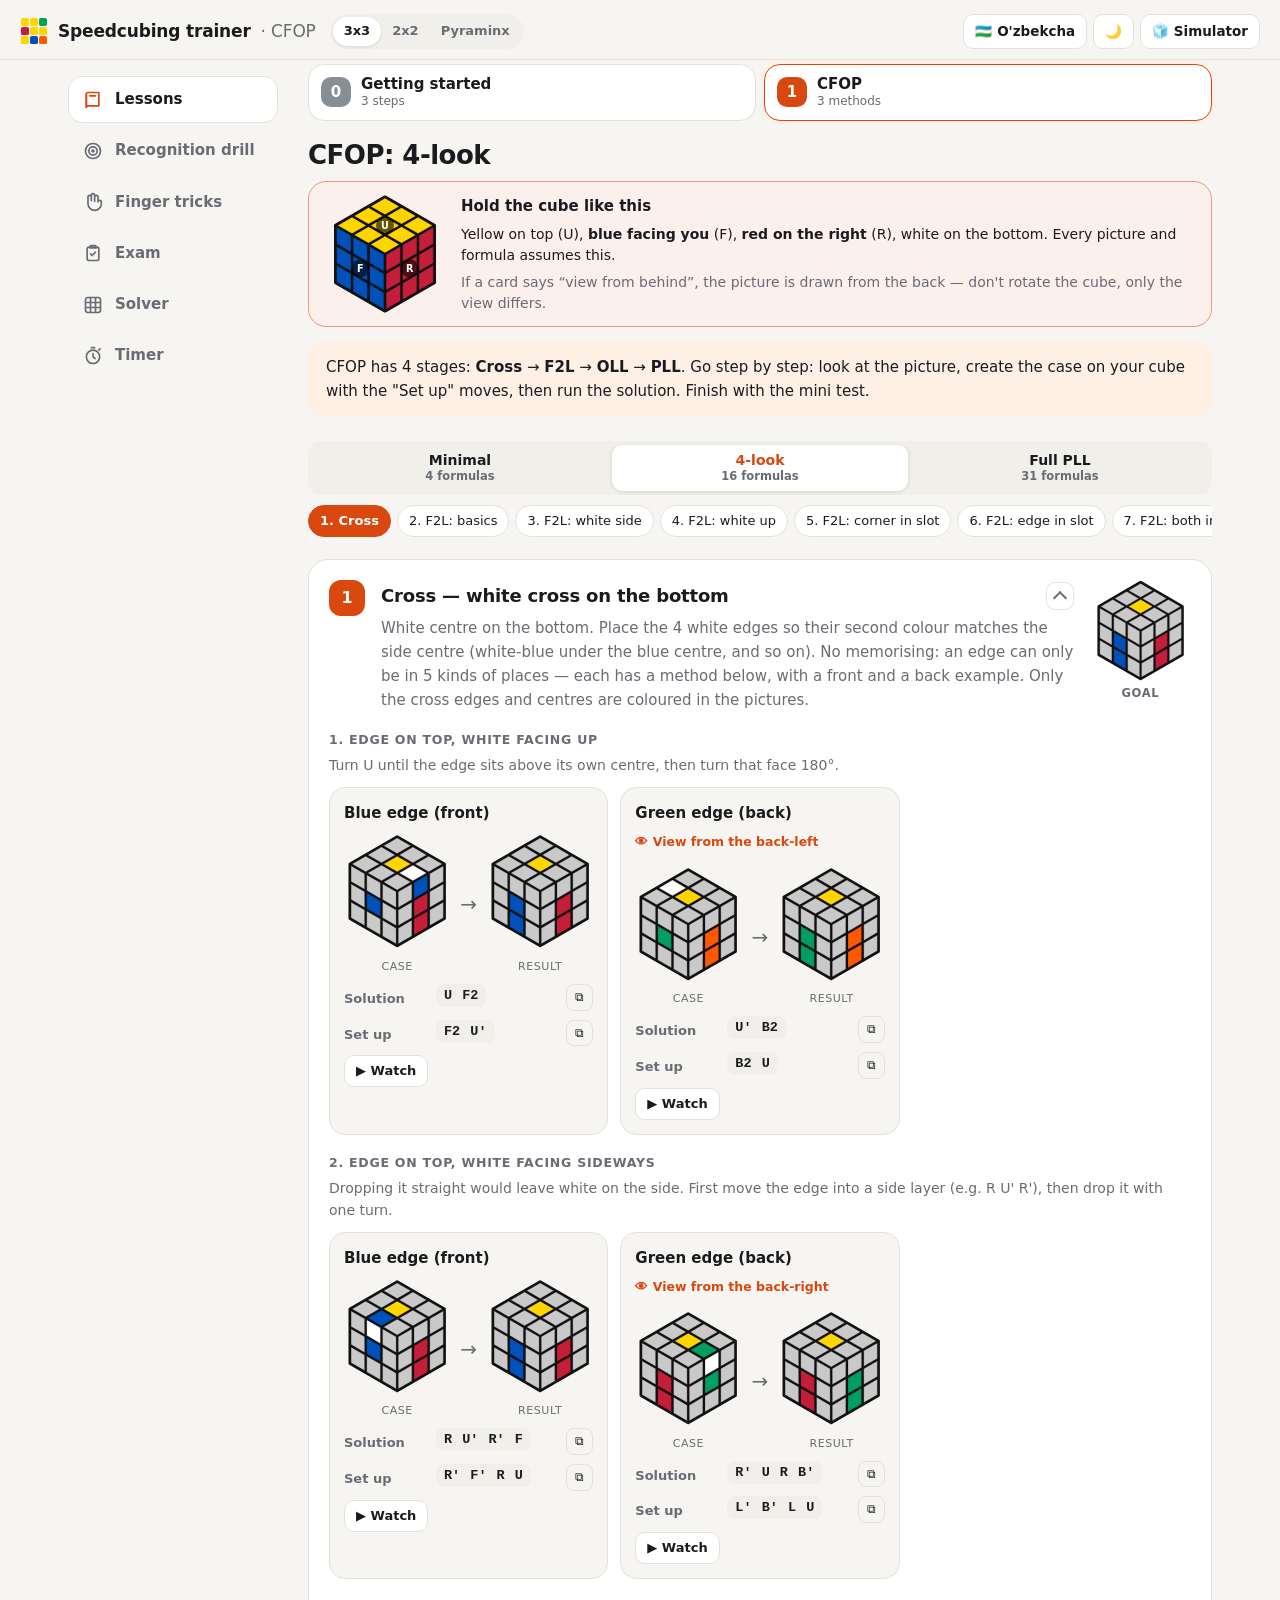
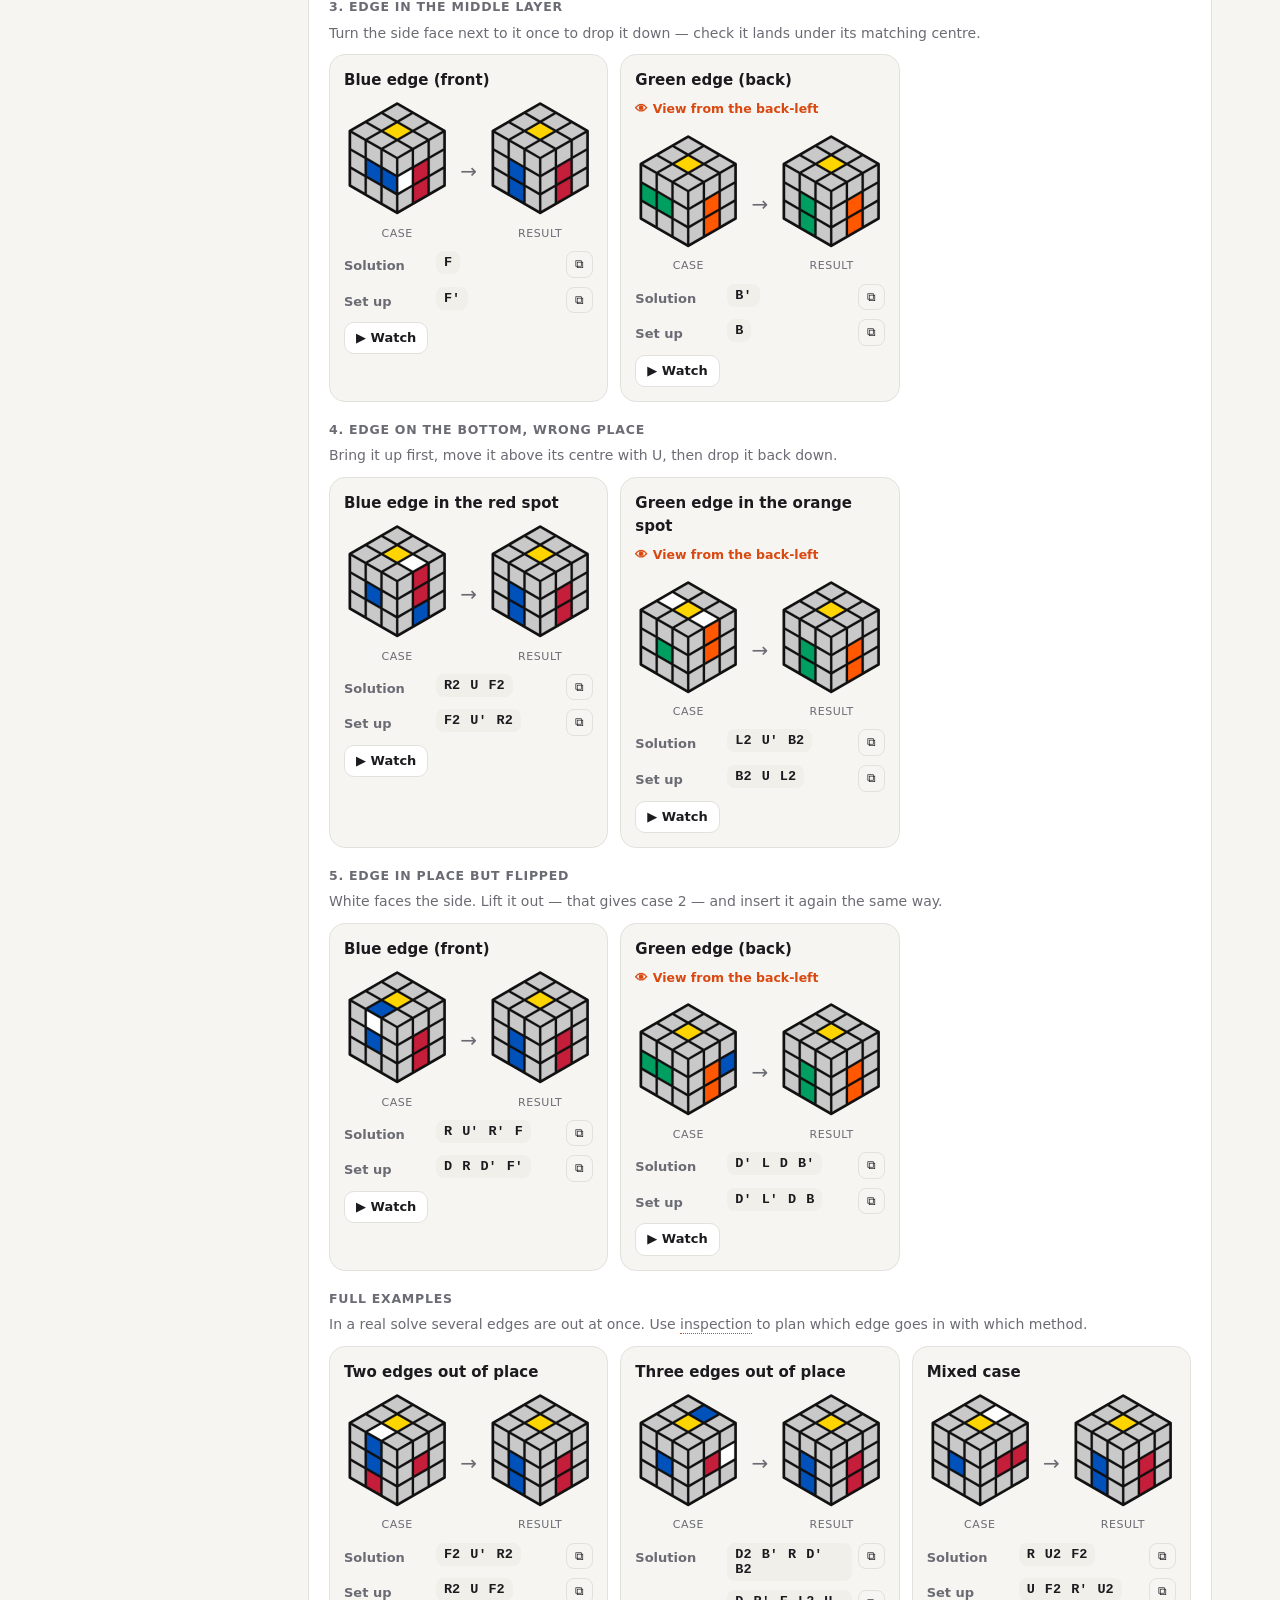
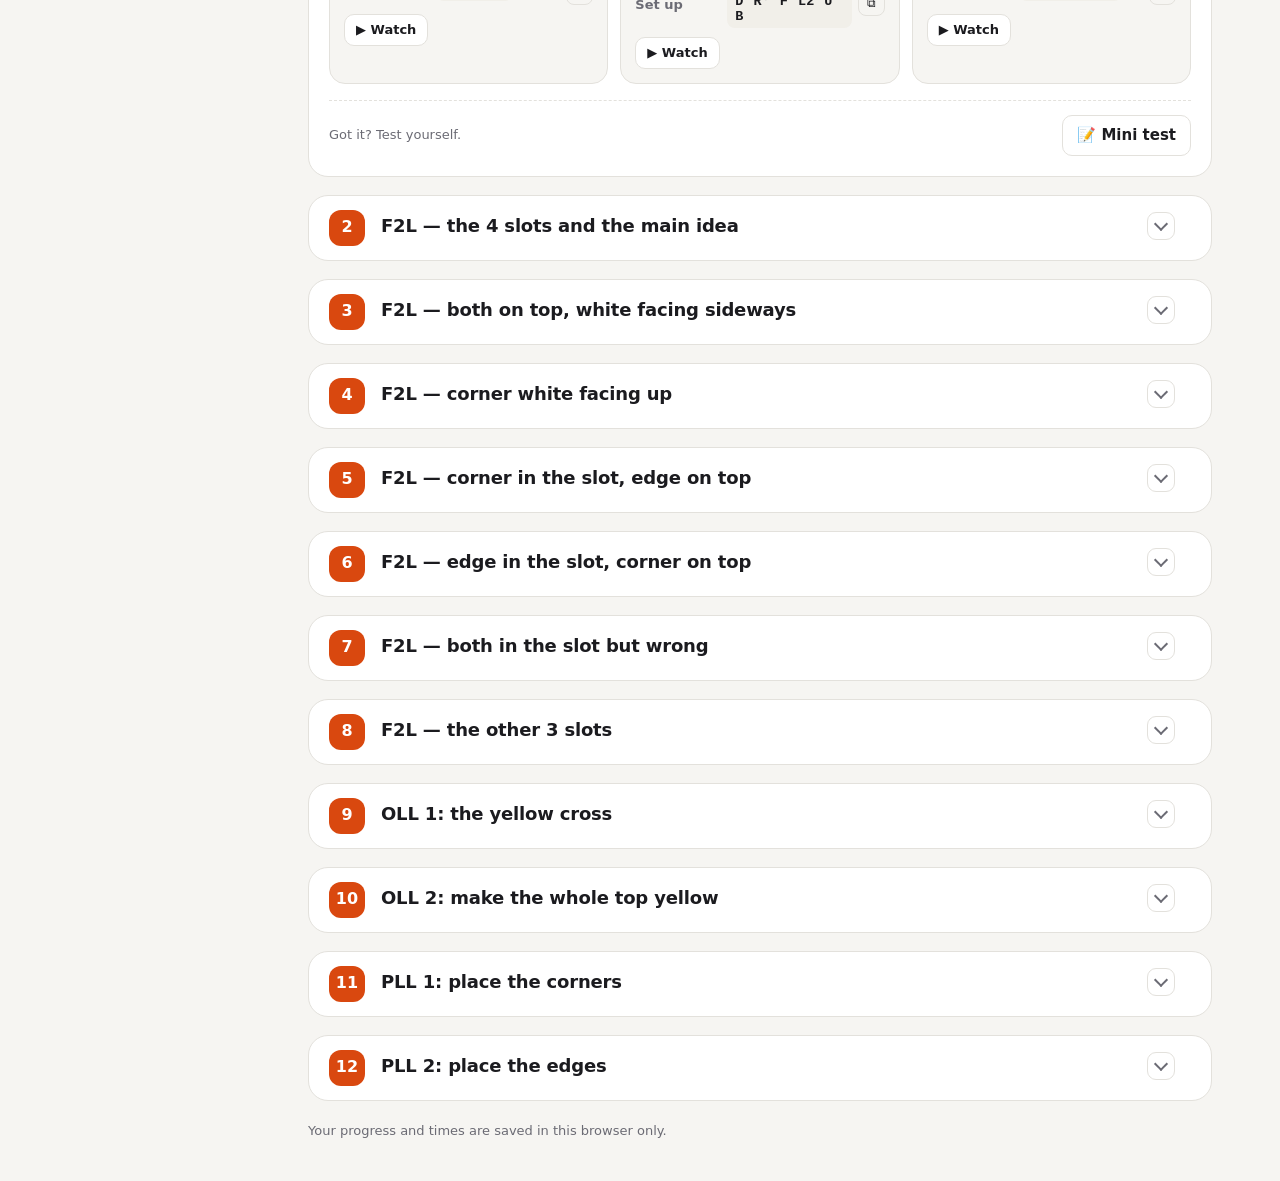
<file: index.html>
<!DOCTYPE html>
<html lang="uz">
<head>
<meta charset="utf-8">
<meta name="viewport" content="width=device-width, initial-scale=1, viewport-fit=cover">
<title>Speedcubing trener — CFOP</title>
<link rel="stylesheet" href="css/style.css">
<link rel="stylesheet" href="css/learn.css">
<link rel="manifest" href="manifest.json">
<meta name="mobile-web-app-capable" content="yes">
<meta name="apple-mobile-web-app-capable" content="yes">
<meta name="apple-mobile-web-app-title" content="Cube trener">
<link rel="icon" type="image/png" sizes="192x192" href="icons/icon-192.png">
<link rel="apple-touch-icon" href="icons/apple-touch-icon.png">
<meta name="theme-color" content="#141416">
</head>
<body>
<header>
  <div class="wrap">
    <div class="top">
      <div class="logo">
        <svg viewBox="0 0 30 30"><rect x="1" y="1" width="8.6" height="8.6" rx="2" fill="#FFD500"/><rect x="10.7" y="1" width="8.6" height="8.6" rx="2" fill="#FFD500"/><rect x="20.4" y="1" width="8.6" height="8.6" rx="2" fill="#009E60"/><rect x="1" y="10.7" width="8.6" height="8.6" rx="2" fill="#C41E3A"/><rect x="10.7" y="10.7" width="8.6" height="8.6" rx="2" fill="#FFD500"/><rect x="20.4" y="10.7" width="8.6" height="8.6" rx="2" fill="#FFD500"/><rect x="1" y="20.4" width="8.6" height="8.6" rx="2" fill="#FFD500"/><rect x="10.7" y="20.4" width="8.6" height="8.6" rx="2" fill="#0051BA"/><rect x="20.4" y="20.4" width="8.6" height="8.6" rx="2" fill="#FF5800"/></svg>
        <span id="appName"></span> <span class="muted sub" style="font-weight:500">· CFOP</span>
      </div>
      <div class="pswitch"><a class="on">3x3</a><a href="2x2.html">2x2</a><a href="pyraminx.html">Pyraminx</a></div>
      <div class="row" style="margin-left:auto;gap:6px;flex-wrap:nowrap">
        <button class="hbtn" id="langBtn"></button>
        <button class="hbtn" id="themeBtn"></button>
        <button class="hbtn" id="simBtn"></button>
      </div>
    </div>
    <nav id="nav"></nav>
  </div>
</header>

<main class="wrap">
  <section class="view" id="v-darslar"></section>
  <section class="view" id="v-mashq"></section>
  <section class="view" id="v-qollar"></section>
  <section class="view" id="v-imtihon"></section>
  <section class="view" id="v-yechuvchi"></section>
  <section class="view" id="v-taymer"></section>
  <footer id="footer"></footer>
</main>

<nav class="bnav" id="bnav"></nav>
<aside class="sim" id="sim"></aside>
<div class="modal" id="modal"><div class="box" id="modalBox"></div></div>

<script src="js/core/core.js"></script>
<script src="js/cube3/model.js"></script>
<script src="js/cube3/data.js"></script>
<script src="js/core/glossary.js"></script>
<script src="js/core/learn.js"></script>
<script src="js/cube3/f2l41.js"></script>
<script src="js/cube3/minimal.js"></script>
<script src="js/cube3/lessons.js"></script>
<script src="js/cube3/app.js"></script>
<script>if('serviceWorker' in navigator){window.addEventListener('load',()=>navigator.serviceWorker.register('sw.js').catch(()=>{}));}</script>
</body>
</html>
</file>
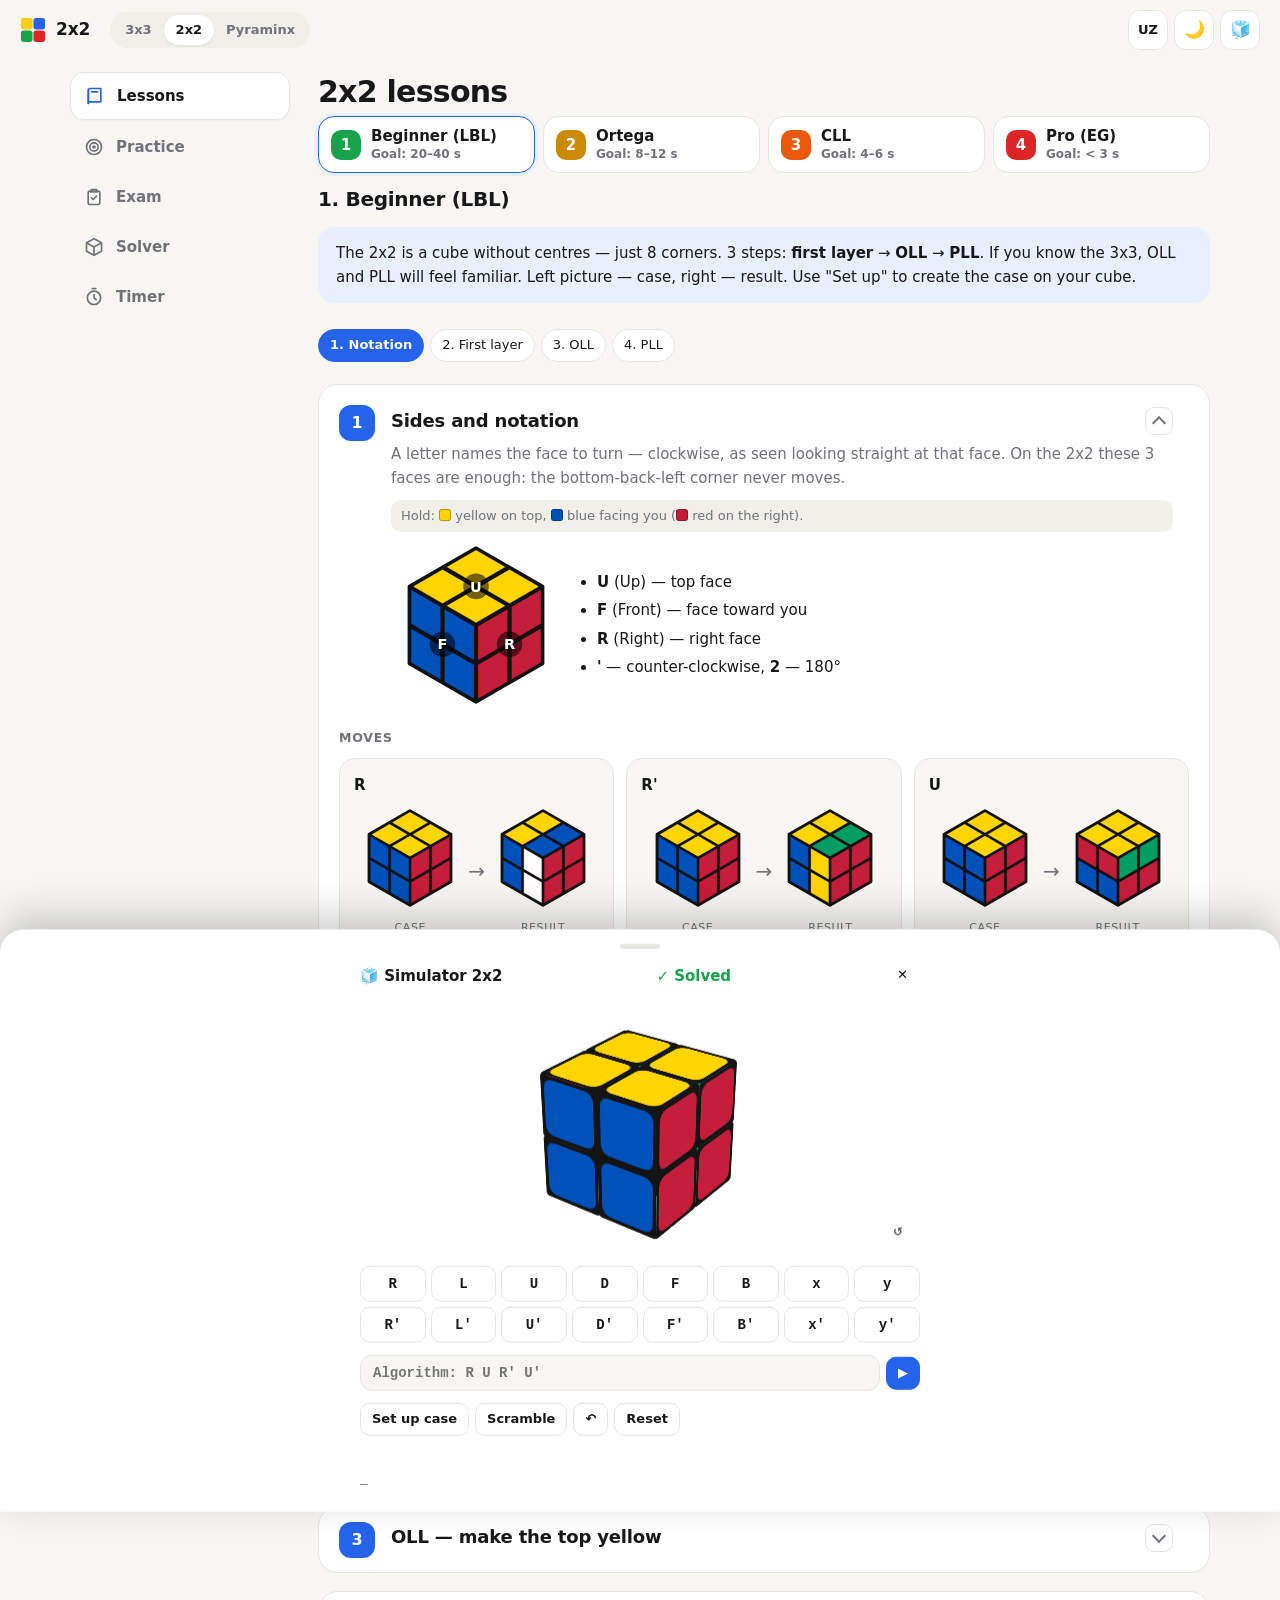
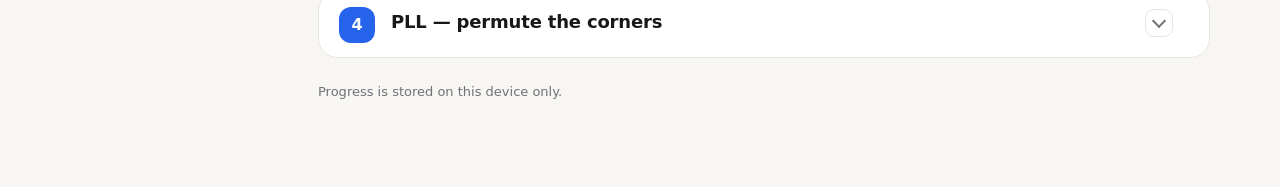
<file: 2x2.html>
<!DOCTYPE html>
<html lang="uz">
<head>
<meta charset="utf-8">
<meta name="viewport" content="width=device-width, initial-scale=1, viewport-fit=cover">
<title>2x2 — Speedcubing trener</title>
<meta name="theme-color" content="#f7f6f2">
<link rel="stylesheet" href="css/pyra.css">
<link rel="stylesheet" href="css/learn.css">
<link rel="manifest" href="manifest.json">
<meta name="mobile-web-app-capable" content="yes">
<meta name="apple-mobile-web-app-capable" content="yes">
<meta name="apple-mobile-web-app-title" content="Cube trener">
<link rel="icon" type="image/png" sizes="192x192" href="icons/icon-192.png">
<link rel="apple-touch-icon" href="icons/apple-touch-icon.png">
</head>
<body class="c2">
<div class="topbar">
  <div class="brand"><svg viewBox="0 0 28 28"><rect x="1" y="1" width="12.5" height="12.5" rx="3" fill="#facc15"/><rect x="14.5" y="1" width="12.5" height="12.5" rx="3" fill="#2563eb"/><rect x="1" y="14.5" width="12.5" height="12.5" rx="3" fill="#16a34a"/><rect x="14.5" y="14.5" width="12.5" height="12.5" rx="3" fill="#dc2626"/></svg><span class="nm">2x2</span></div>
  <nav class="switch"><a href="index.html">3x3</a><a href="2x2.html" class="on">2x2</a><a href="pyraminx.html">Pyraminx</a></nav>
  <div class="tools"><button id="langBtn" style="font-size:13px;font-weight:750"></button><button id="thBtn"></button><button id="simBtn">🧊</button></div>
</div>
<div class="layout">
  <nav class="rail" id="rail"></nav>
  <main>
    <section class="view" id="v-lessons"></section>
    <section class="view" id="v-drill"></section>
    <section class="view" id="v-exam"></section>
    <section class="view" id="v-solver"></section>
    <section class="view" id="v-timer"></section>
    <footer id="foot"></footer>
  </main>
</div>
<nav class="pill" id="pill"></nav>
<div class="sheet" id="sheet"></div>
<div class="modal" id="modal"><div class="box" id="mbox"></div></div>
<script src="js/core/core.js"></script>
<script src="js/cube3/model.js"></script>
<script src="js/cube2/solver.js"></script>
<script src="js/cube2/data.js"></script>
<script src="js/core/glossary.js"></script>
<script src="js/core/learn.js"></script>
<script src="js/cube2/lessons.js"></script>
<script src="js/cube2/app.js"></script>
<script>if('serviceWorker' in navigator){window.addEventListener('load',()=>navigator.serviceWorker.register('sw.js').catch(()=>{}));}</script>
</body>
</html>
</file>
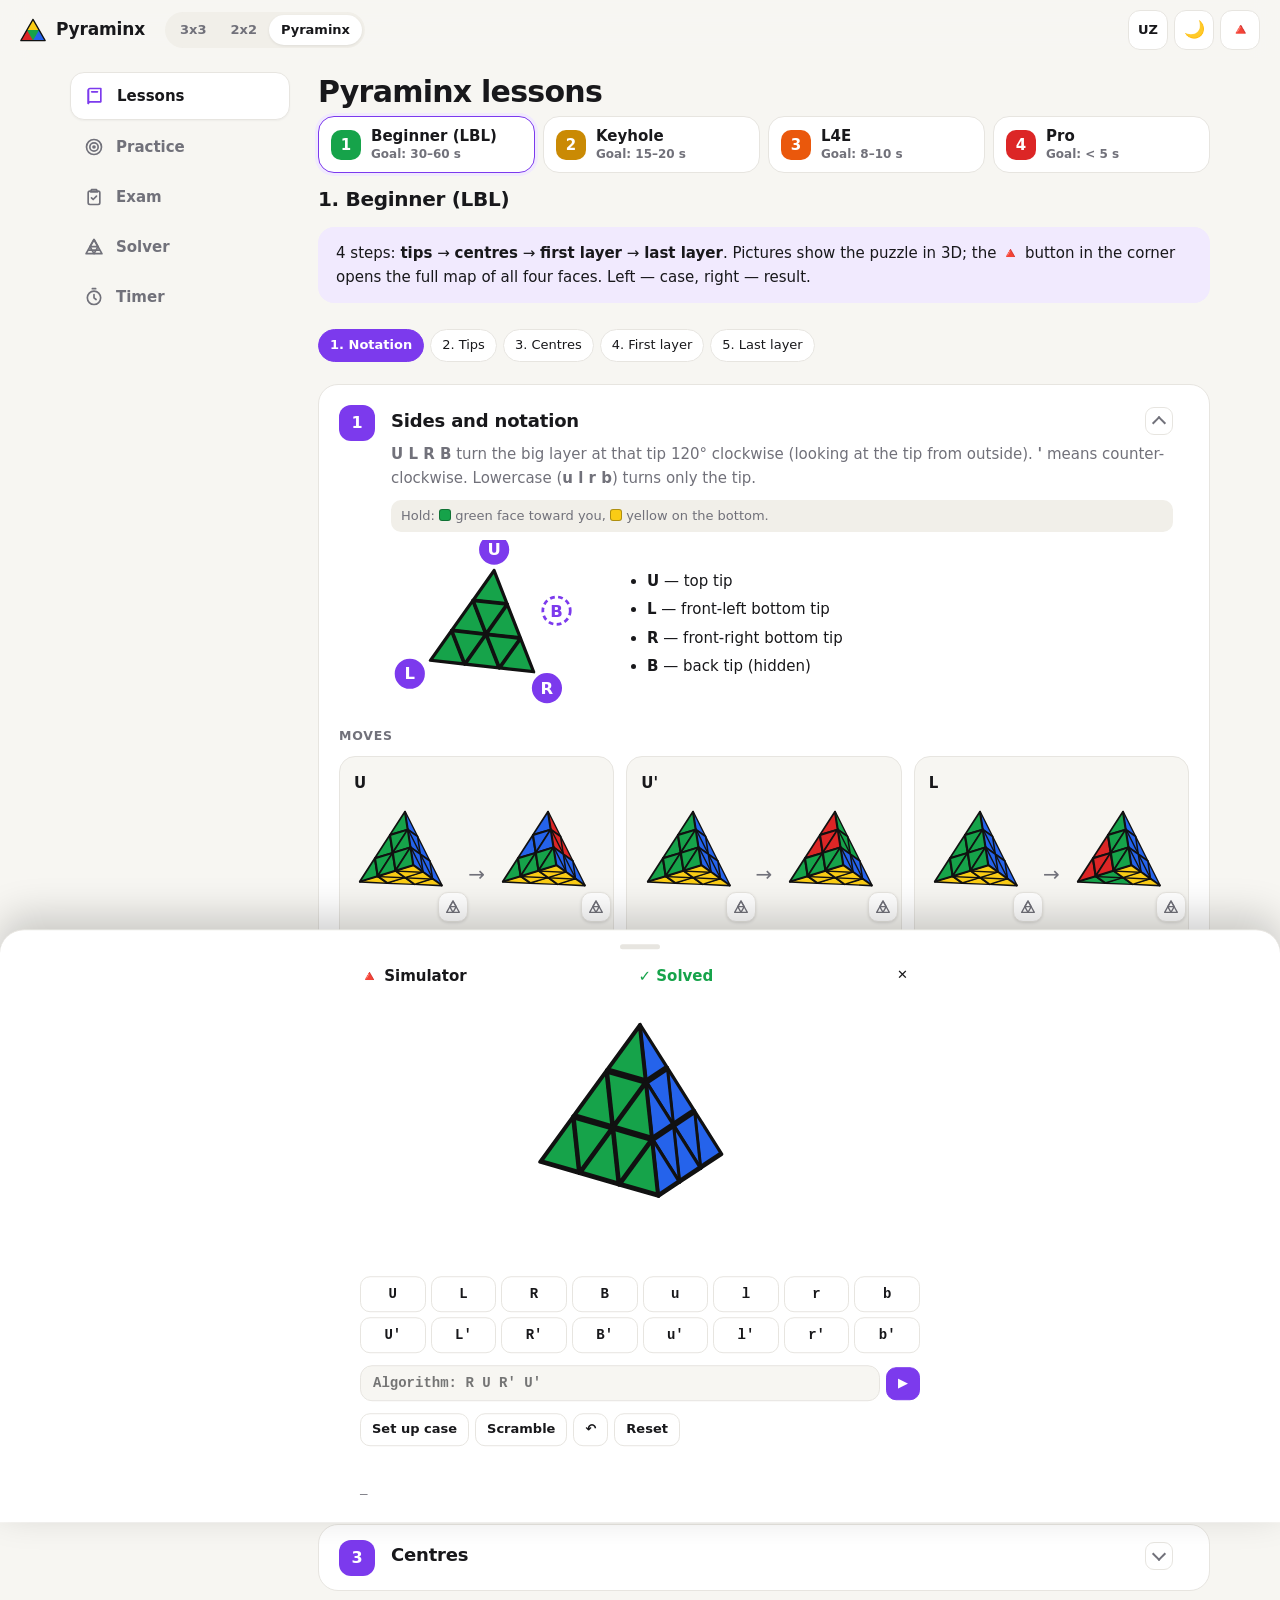
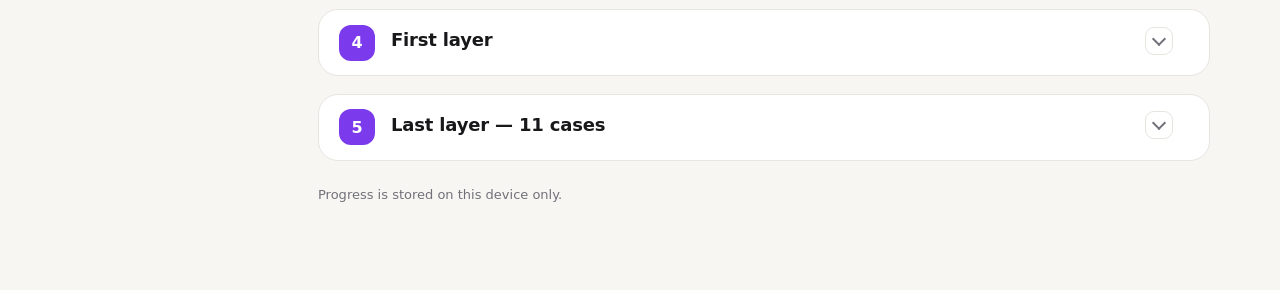
<file: pyraminx.html>
<!DOCTYPE html>
<html lang="uz">
<head>
<meta charset="utf-8">
<meta name="viewport" content="width=device-width, initial-scale=1, viewport-fit=cover">
<title>Pyraminx — Speedcubing trener</title>
<meta name="theme-color" content="#f7f6f2">
<link rel="stylesheet" href="css/pyra.css">
<link rel="stylesheet" href="css/learn.css">
<link rel="manifest" href="manifest.json">
<meta name="mobile-web-app-capable" content="yes">
<meta name="apple-mobile-web-app-capable" content="yes">
<meta name="apple-mobile-web-app-title" content="Cube trener">
<link rel="icon" type="image/png" sizes="192x192" href="icons/icon-192.png">
<link rel="apple-touch-icon" href="icons/apple-touch-icon.png">
</head>
<body>
<div class="topbar">
  <div class="brand"><svg viewBox="0 0 32 28"><path d="M16 1 1 27h30z" fill="#16a34a"/><path d="M16 1 8.5 14h15z" fill="#facc15"/><path d="M8.5 14 1 27h15z" fill="#dc2626"/><path d="M23.5 14 16 27h15z" fill="#2563eb"/><path d="M16 1 1 27h30z" fill="none" stroke="#111" stroke-width="1.6" stroke-linejoin="round"/></svg><span class="nm" id="nm"></span></div>
  <nav class="switch"><a href="index.html" id="swCube">3x3</a><a href="2x2.html">2x2</a><a href="pyraminx.html" class="on">Pyraminx</a></nav>
  <div class="tools"><button id="langBtn" style="font-size:13px;font-weight:750"></button><button id="thBtn"></button><button id="simBtn">🔺</button></div>
</div>
<div class="layout">
  <nav class="rail" id="rail"></nav>
  <main>
    <section class="view" id="v-lessons"></section>
    <section class="view" id="v-drill"></section>
    <section class="view" id="v-exam"></section>
    <section class="view" id="v-solver"></section>
    <section class="view" id="v-timer"></section>
    <footer id="foot"></footer>
  </main>
</div>
<nav class="pill" id="pill"></nav>
<div class="sheet" id="sheet"></div>
<div class="modal" id="modal"><div class="box" id="mbox"></div></div>
<script src="js/core/core.js"></script>
<script src="js/pyraminx/model.js"></script>
<script src="js/pyraminx/view3d.js"></script>
<script src="js/pyraminx/solver.js"></script>
<script src="js/pyraminx/data.js"></script>
<script src="js/core/glossary.js"></script>
<script src="js/core/learn.js"></script>
<script src="js/pyraminx/lessons.js"></script>
<script src="js/pyraminx/app.js"></script>
<script>if('serviceWorker' in navigator){window.addEventListener('load',()=>navigator.serviceWorker.register('sw.js').catch(()=>{}));}</script>
</body>
</html>
</file>
<file: css/style.css>
:root{
  --mono:ui-monospace,SFMono-Regular,Menlo,Consolas,"Liberation Mono",monospace;
  --bg:#f6f5f2; --panel:#ffffff; --ink:#1b1b1f; --muted:#6b6b74; --line:#e3e1dc;
  --accent:#d9480f; --accent-soft:#fff0e6; --ok:#2b8a3e; --ok-soft:#e6f6ea; --bad:#c92a2a; --bad-soft:#fdeaea;
  --gray:#c9c9c9; --code:#f1efe9; --shadow:0 1px 2px rgba(0,0,0,.05),0 4px 16px rgba(0,0,0,.04);
}
@media (prefers-color-scheme: dark){
  :root:not([data-theme=light]){ --bg:#141416; --panel:#1d1d21; --ink:#ececf0; --muted:#9a9aa5; --line:#2e2e35;
    --accent:#ff7a3d; --accent-soft:#2c1c12; --ok:#51cf66; --ok-soft:#14261a; --bad:#ff6b6b; --bad-soft:#2d1717;
    --gray:#55555c; --code:#26262c; --shadow:none; }
}
:root[data-theme=dark]{ --bg:#141416; --panel:#1d1d21; --ink:#ececf0; --muted:#9a9aa5; --line:#2e2e35;
    --accent:#ff7a3d; --accent-soft:#2c1c12; --ok:#51cf66; --ok-soft:#14261a; --bad:#ff6b6b; --bad-soft:#2d1717;
    --gray:#55555c; --code:#26262c; --shadow:none; }
*{box-sizing:border-box}
html,body{margin:0;background:var(--bg);color:var(--ink);font:15px/1.55 system-ui,-apple-system,"Segoe UI",Roboto,sans-serif}
a{color:var(--accent)}
header{position:sticky;top:0;z-index:10;padding-top:env(safe-area-inset-top);background:color-mix(in srgb,var(--bg) 88%,transparent);backdrop-filter:blur(8px);border-bottom:1px solid var(--line)}
.wrap{max-width:1080px;margin:0 auto;padding:0 18px}
.top{display:flex;align-items:center;gap:14px;padding:12px 0 0}
.logo{display:flex;align-items:center;gap:10px;font-weight:700;font-size:17px;letter-spacing:-.01em;white-space:nowrap}
.logo svg{width:28px;height:28px;flex:none}
nav{display:flex;gap:4px;overflow-x:auto;padding:10px 0 0;scrollbar-width:none}
nav a{white-space:nowrap;text-decoration:none;color:var(--muted);padding:8px 12px;border-bottom:2px solid transparent;font-weight:550}
nav a.on{color:var(--ink);border-color:var(--accent)}
main{padding:22px 0 60px}
section.view{display:none} section.view.on{display:block}
h1{font-size:26px;letter-spacing:-.02em;margin:0 0 6px}
h2{font-size:19px;margin:28px 0 10px;letter-spacing:-.01em}
h3{font-size:16px;margin:0 0 6px}
p.lead{color:var(--muted);margin:0 0 18px;max-width:760px}
.panel{background:var(--panel);border:1px solid var(--line);border-radius:14px;padding:18px;box-shadow:var(--shadow)}
.grid{display:grid;gap:14px}
.g2{grid-template-columns:repeat(auto-fit,minmax(300px,1fr))}
.g3{grid-template-columns:repeat(auto-fill,minmax(230px,1fr))}
.muted{color:var(--muted)}
code,.alg{font-family:var(--mono)}
.alg{background:var(--code);border-radius:8px;padding:6px 9px;font-size:14.5px;display:inline-block;word-spacing:2px;font-weight:600}
.algrow{display:flex;gap:6px;align-items:flex-start}
.card{background:var(--panel);border:1px solid var(--line);border-radius:14px;padding:14px;display:flex;flex-direction:column;gap:8px;box-shadow:var(--shadow)}
.card .pic{display:flex;justify-content:center;padding:4px 0}
.card .name{font-weight:650}
.card .hint{font-size:13.5px;color:var(--muted)}
.card .feat{font-size:12.5px;color:var(--muted);border-top:1px dashed var(--line);padding-top:6px}
button{font:inherit;cursor:pointer;border:1px solid var(--line);background:var(--panel);color:var(--ink);border-radius:10px;padding:8px 14px;font-weight:550}
button:hover{border-color:var(--muted)}
button.primary{background:var(--accent);border-color:var(--accent);color:#fff}
button.ghost{background:transparent}
button.sm{padding:5px 10px;font-size:13px}
button.icon{padding:4px 8px;font-size:13px;line-height:1.4;flex:none}
button:disabled{opacity:.45;cursor:default}
.hbtn{padding:6px 11px;font-size:13.5px;white-space:nowrap}
.row{display:flex;gap:10px;align-items:center;flex-wrap:wrap}
.chip{display:inline-flex;align-items:center;gap:6px;border:1px solid var(--line);border-radius:999px;padding:5px 12px;font-size:13.5px;cursor:pointer;user-select:none;background:var(--panel)}
.chip input{accent-color:var(--accent)}
.chip.on{border-color:var(--accent);background:var(--accent-soft)}
table{border-collapse:collapse;width:100%;font-size:14px}
th,td{text-align:left;padding:7px 8px;border-bottom:1px solid var(--line)}
th{color:var(--muted);font-weight:600;font-size:12.5px;text-transform:uppercase;letter-spacing:.04em}
.tip{border-left:3px solid var(--accent);background:var(--accent-soft);padding:10px 14px;border-radius:0 10px 10px 0;margin:12px 0}
ul.clean{padding-left:18px;margin:6px 0} ul.clean li{margin:4px 0}
.week{display:flex;flex-direction:column;gap:8px}
.week .tag{font-size:12px;font-weight:700;color:var(--accent);text-transform:uppercase;letter-spacing:.06em}
.task{display:flex;gap:10px;align-items:flex-start;padding:7px 0;border-top:1px solid var(--line)}
.task input{margin-top:4px;accent-color:var(--accent);width:16px;height:16px;flex:none}
.task.done span{color:var(--muted);text-decoration:line-through}
.progress{height:8px;background:var(--line);border-radius:99px;overflow:hidden}
.progress i{display:block;height:100%;background:var(--accent);width:0;transition:width .3s}
.drill{display:grid;grid-template-columns:minmax(260px,1fr) minmax(280px,1.1fr);gap:16px}
@media (max-width:760px){.drill{grid-template-columns:1fr}}
.stage{display:flex;flex-direction:column;align-items:center;gap:12px;min-height:320px;justify-content:center}
.answers{display:grid;grid-template-columns:repeat(auto-fill,minmax(118px,1fr));gap:8px}
.answers button{padding:9px 8px;font-size:13.5px}
.answers button.right{background:var(--ok-soft);border-color:var(--ok);color:var(--ok)}
.answers button.wrong{background:var(--bad-soft);border-color:var(--bad);color:var(--bad)}
.verdict{font-weight:700;font-size:17px}
.verdict.ok{color:var(--ok)} .verdict.no{color:var(--bad)}
.stat{display:flex;gap:18px;flex-wrap:wrap}
.stat div b{display:block;font-size:22px;letter-spacing:-.02em}
.stat div span{font-size:12px;color:var(--muted);text-transform:uppercase;letter-spacing:.05em}
.bar{height:6px;border-radius:99px;background:var(--line);overflow:hidden;min-width:60px}
.bar i{display:block;height:100%}
.timer{user-select:none;-webkit-user-select:none;touch-action:none;text-align:center;padding:40px 10px;border-radius:16px;border:1px solid var(--line);background:var(--panel)}
.timer .t{font:700 clamp(56px,13vw,112px)/1 var(--mono);letter-spacing:-.03em}
.timer.ready .t{color:var(--ok)} .timer.hold .t{color:var(--bad)} .timer.insp .t{color:var(--accent)}
.scramble{font:600 clamp(16px,2.4vw,21px)/1.5 var(--mono);text-align:center;word-spacing:4px}
.times{max-height:340px;overflow:auto}
.tokens{display:flex;flex-wrap:wrap;gap:4px;justify-content:center}
.tokens span{font:600 16px var(--mono);padding:4px 8px;border-radius:7px;background:var(--code)}
.tokens span.done{opacity:.45}
.tokens span.cur{background:var(--accent);color:#fff;opacity:1}
.modal{position:fixed;inset:0;background:rgba(0,0,0,.5);display:none;align-items:center;justify-content:center;z-index:50;padding:16px}
.modal.on{display:flex}
.modal .box{background:var(--panel);border-radius:16px;max-width:620px;width:100%;padding:20px;max-height:92vh;overflow:auto}
.metro{font:700 54px/1 var(--mono);text-align:center;min-height:60px;display:flex;align-items:center;justify-content:center;gap:8px;flex-wrap:wrap}
.metro span{font-size:26px;padding:6px 10px;border-radius:9px;background:var(--code);transition:background .08s}
.metro span.cur{background:var(--accent);color:#fff}
input[type=range]{accent-color:var(--accent);width:200px}
select{max-width:100%;font:inherit;padding:7px 10px;border-radius:10px;border:1px solid var(--line);background:var(--panel);color:var(--ink)}
kbd{font:600 12px var(--mono);border:1px solid var(--line);border-bottom-width:2px;border-radius:5px;padding:1px 6px;background:var(--panel)}
.notation td:first-child{font:700 16px var(--mono);width:70px}
footer{color:var(--muted);font-size:13px;padding:20px 0 40px}
/* 3D cube */
.scene{flex:none;perspective:900px;display:flex;align-items:center;justify-content:center;touch-action:none;cursor:grab;border-radius:14px;background:var(--bg);border:1px solid var(--line);position:relative}
.scene:active{cursor:grabbing}
.cube3d{position:relative;width:0;height:0;transform-style:preserve-3d}
.cubie{position:absolute;left:0;top:0;width:0;height:0;transform-style:preserve-3d}
.face{position:absolute;left:calc(var(--cs) / -2);top:calc(var(--cs) / -2);width:var(--cs);height:var(--cs);background:#141414;border-radius:3px}
.face.st::after{content:'';position:absolute;inset:calc(var(--cs) * .065);border-radius:calc(var(--cs) * .13);background:var(--c)}
.scene .vbtn{position:absolute;right:8px;bottom:8px;padding:3px 8px;font-size:12px;opacity:.8}
/* simulator drawer */
.sim{position:fixed;top:0;right:0;height:100vh;width:400px;max-width:100%;background:var(--panel);border-left:1px solid var(--line);z-index:40;transform:translateX(100%);transition:transform .25s ease;display:flex;flex-direction:column;gap:10px;padding:14px 16px 20px;overflow-y:auto}
body.sim-open .sim{transform:none}
@media (min-width:900px){body.sim-open header .wrap, body.sim-open main.wrap{margin:0 400px 0 0;max-width:none}}
@media (max-width:899px){.sim{top:auto;bottom:0;height:74vh;width:100%;border-left:0;border-top:1px solid var(--line);border-radius:18px 18px 0 0;transform:translateY(100%);box-shadow:0 -10px 30px rgba(0,0,0,.25)}}
.sim-head{display:flex;align-items:center;gap:10px}
.mgrid{display:grid;grid-template-columns:repeat(10,1fr);gap:4px}
.mgrid button{padding:6px 0;font:600 13px var(--mono);border-radius:7px}
input.txt{flex:1;min-width:0;font:600 14px var(--mono);padding:8px 10px;border-radius:10px;border:1px solid var(--line);background:var(--bg);color:var(--ink)}
.hist{font:13px var(--mono);color:var(--muted);word-spacing:3px;min-height:20px;max-height:80px;overflow:auto}
.solved{color:var(--ok);font-weight:700}
@media (max-width:560px){.logo .sub{display:none} .hbtn .lbl{display:none}}
/* sub tabs */
.subtabs{display:none;gap:4px;margin:0 0 16px;background:var(--code);padding:4px;border-radius:12px}
.subtabs a{padding:7px 14px;border-radius:9px;text-decoration:none;color:var(--muted);font-weight:600;font-size:14px}
.subtabs a.on{background:var(--panel);color:var(--ink);box-shadow:var(--shadow)}
/* bottom nav (mobile) */
.bnav{display:none}
@media (max-width:760px){
  nav#nav{display:none}
  .subtabs{display:inline-flex}
  .desk-only{display:none}
  .top{padding-bottom:10px}
  .bnav{display:flex;position:fixed;left:0;right:0;bottom:0;z-index:30;background:color-mix(in srgb,var(--panel) 94%,transparent);backdrop-filter:blur(10px);border-top:1px solid var(--line);padding:6px 4px calc(6px + env(safe-area-inset-bottom))}
  .bnav a{flex:1;display:flex;flex-direction:column;align-items:center;gap:2px;text-decoration:none;color:var(--muted);font-size:11px;font-weight:600;padding:4px 0;border-radius:10px;min-width:0}
  .bnav a svg{width:24px;height:24px}
  .bnav a.on{color:var(--accent)}
  main{padding-bottom:calc(84px + env(safe-area-inset-bottom))}
  h1{font-size:22px} h2{font-size:18px}
  .panel{padding:14px}
  .answers{grid-template-columns:1fr 1fr}
  .answers button{min-height:50px}
  button{min-height:40px} button.icon{min-height:34px} .mgrid button{min-height:36px}
  .timer{padding:60px 10px}
  .sim{height:80vh}
  .metro span{font-size:20px;padding:5px 8px}
}
/* finger lesson */
.fcard .pic{height:150px;display:flex;align-items:center;justify-content:center}
.who{font-size:12.5px;font-weight:700;color:var(--accent)}
/* solver */
.ftabs{display:grid;grid-template-columns:repeat(6,1fr);gap:6px}
.ftabs button{display:flex;flex-direction:column;align-items:center;gap:3px;padding:6px 2px;font-size:12px;position:relative}
.ftabs button.on{border-color:var(--accent);background:var(--accent-soft)}
.ftabs .sw{width:22px;height:22px;border-radius:6px;border:1px solid rgba(0,0,0,.25)}
.ftabs .ok{position:absolute;top:2px;right:4px;color:var(--ok);font-size:11px}
.fgrid{display:grid;grid-template-columns:repeat(3,1fr);gap:6px;width:min(100%,260px);margin:0 auto;background:#111;padding:6px;border-radius:14px}
.fgrid button{aspect-ratio:1;border-radius:9px;border:none;padding:0;min-height:0;font-size:20px;color:rgba(0,0,0,.45);font-weight:700}
.fgrid button.cen{cursor:default;box-shadow:inset 0 0 0 3px rgba(0,0,0,.25)}
.palette{display:flex;gap:8px;justify-content:center;flex-wrap:wrap}
.palette button{width:46px;height:46px;border-radius:12px;padding:0;border:2px solid rgba(0,0,0,.25)}
.palette button.on{outline:3px solid var(--accent);outline-offset:2px}
.counts{display:flex;gap:6px;flex-wrap:wrap;justify-content:center;font-size:12px}
.counts span{padding:2px 8px;border-radius:99px;background:var(--code)}
.counts span.bad{background:var(--bad-soft);color:var(--bad)}
.steps .step{display:flex;gap:10px;align-items:flex-start;padding:9px 8px;border-top:1px solid var(--line);cursor:pointer;border-radius:8px}
.steps .step.cur{background:var(--accent-soft)}
.steps .num{flex:none;width:24px;height:24px;border-radius:50%;background:var(--code);display:flex;align-items:center;justify-content:center;font-size:12px;font-weight:700}
.steps .step.cur .num{background:var(--accent);color:#fff}
.err{background:var(--bad-soft);color:var(--bad);border-radius:10px;padding:10px 12px;font-size:14px}
.netmini g{cursor:pointer}

.pswitch{display:inline-flex;background:var(--code);border-radius:999px;padding:3px}
.pswitch a{padding:4px 11px;border-radius:999px;text-decoration:none;color:var(--muted);font-size:13px;font-weight:650;white-space:nowrap}
.pswitch a.on{background:var(--panel);color:var(--ink);box-shadow:0 1px 3px rgba(0,0,0,.1)}
@media (max-width:560px){#appName{display:none}}
/* lessons level tabs (3x3) */
.seg3{display:inline-flex;gap:4px;background:var(--code);padding:4px;border-radius:12px;margin:0 0 14px;max-width:100%;overflow-x:auto}
.seg3 button{border:0;background:transparent;border-radius:9px;padding:7px 14px;color:var(--muted);font-weight:650;white-space:nowrap;min-height:0}
.seg3 button.on{background:var(--panel);color:var(--ink);box-shadow:var(--shadow)}
:root{--surface:var(--panel);--soft:var(--code)}
@media (max-width:560px){.pswitch a{padding:4px 8px}.hbtn{padding:6px 8px}.top{gap:8px}}
@media (max-width:400px){.logo svg{width:26px;height:26px}.top{gap:8px}}

/* desktop sidebar */
@media (min-width:761px){
  header .wrap,main.wrap{max-width:1180px}
  nav#nav{position:fixed;top:76px;left:max(18px,calc((100vw - 1180px)/2 + 18px));width:210px;flex-direction:column;gap:4px;padding:0;overflow:visible;z-index:9}
  nav#nav a{display:flex;align-items:center;gap:12px;padding:11px 14px;border-radius:14px;border:1px solid transparent;font-weight:600;white-space:normal}
  nav#nav a svg{width:20px;height:20px;flex:none}
  nav#nav a.on{background:var(--panel);color:var(--ink);border-color:var(--line)}
  nav#nav a.on svg{color:var(--accent)}
  main.wrap{padding-left:max(258px,calc((100vw - 1180px)/2 + 258px));max-width:none;margin:0}
  body.sim-open nav#nav{left:18px}
  body.sim-open main.wrap{padding-left:258px}
}
/* header aligned to the corner, same as 2x2 / Pyraminx */
header .wrap{max-width:none!important;margin:0!important;padding:0 20px}
header .top{padding-top:14px;padding-bottom:10px}
@media (max-width:760px){header .wrap{padding:0 20px} header .top{padding-top:9px}}

/* level cards (same as 2x2 / Pyraminx) */
.lvpick{display:grid;grid-template-columns:repeat(auto-fit,minmax(180px,1fr));gap:8px;margin:4px 0 14px}
.lvpick button{display:flex;align-items:center;gap:10px;padding:10px 12px;border-radius:16px;text-align:left;background:var(--panel);border:1px solid var(--line);min-height:0;color:var(--ink);transition:border-color .15s,box-shadow .15s,transform .1s}
.lvpick button:active{transform:scale(.98)}
.lvpick button.on{border-color:var(--accent);box-shadow:0 0 0 3px var(--accent-soft)}
.lvpick .dot{width:30px;height:30px;border-radius:10px;color:#fff;font-weight:800;display:flex;align-items:center;justify-content:center;flex:none}
.lvpick .tx{display:flex;flex-direction:column;line-height:1.3;min-width:0}
.lvpick small{color:var(--muted);font-size:12px;font-weight:500}
@media (max-width:760px){
  .lvpick.n3{grid-template-columns:repeat(3,1fr)}
  .lvpick.n3 button{flex-direction:column;align-items:flex-start;gap:6px;padding:10px}
  .lvpick.n3 b{font-size:13.5px}
  /* floating pill bottom nav, same as 2x2 / Pyraminx */
  .bnav{left:50%;right:auto;bottom:calc(12px + env(safe-area-inset-bottom));transform:translateX(-50%);width:auto;max-width:calc(100% - 20px);gap:2px;padding:6px;border-radius:26px;border:1px solid var(--line);background:color-mix(in srgb,var(--panel) 86%,transparent);backdrop-filter:blur(16px) saturate(1.4);box-shadow:0 10px 30px rgba(0,0,0,.16)}
  .bnav a{flex:none;flex-direction:row;gap:7px;padding:10px 13px;border-radius:20px;font-size:13px;transition:background .2s,color .2s}
  .bnav a svg{width:22px;height:22px}
  .bnav a span{display:none;white-space:nowrap}
  .bnav a.on{color:#fff;background:linear-gradient(135deg,var(--accent),color-mix(in srgb,var(--accent) 75%,#000));box-shadow:0 4px 14px color-mix(in srgb,var(--accent) 40%,transparent)}
  .bnav a.on span{display:inline}
  main{padding-bottom:calc(100px + env(safe-area-inset-bottom))}
}

@media (max-width:760px){main.wrap{padding-bottom:calc(110px + env(safe-area-inset-bottom))}}

@media (max-width:760px){.lvpick.n2{grid-template-columns:1fr 1fr}}
/* desktop: centre the sidebar + content block like 2x2 / Pyraminx */
@media (min-width:761px){
  main.wrap{max-width:1180px;margin:0 auto;padding-left:258px;padding-right:18px;box-sizing:border-box}
  body.sim-open main.wrap{max-width:none;margin:0 400px 0 0;padding-left:258px}
}
</file>
<file: css/learn.css>
/* ===== Shared lesson cards + exam (works with style.css and pyra.css variables) ===== */
.lsteps{display:flex;flex-direction:column;gap:18px;counter-reset:ls}
.lstep{background:var(--surface,var(--panel));border:1px solid var(--line);border-radius:20px;padding:20px;scroll-margin-top:90px}
.lhead{display:grid;grid-template-columns:auto 1fr auto;gap:16px;align-items:start}
.lnum{width:36px;height:36px;border-radius:12px;background:var(--accent);color:#fff;font-weight:800;display:flex;align-items:center;justify-content:center;font-size:16px}
.lhead h3{margin:2px 0 6px;font-size:18px;letter-spacing:-.01em}
.lhead p{margin:0;color:var(--muted);line-height:1.6}
.lgoal{text-align:center;font-size:11.5px;color:var(--muted);text-transform:uppercase;letter-spacing:.06em;font-weight:700}
.lgoal svg{display:block;margin:0 auto 4px}
@media (max-width:640px){.lhead{grid-template-columns:auto 1fr}.lgoal{grid-column:1/-1;display:flex;align-items:center;gap:12px;justify-content:flex-start;text-align:left}.lgoal svg{margin:0}}
.lsub{margin:18px 0 10px;font-size:12.5px;font-weight:750;text-transform:uppercase;letter-spacing:.06em;color:var(--muted)}
.lcases{display:grid;grid-template-columns:repeat(auto-fill,minmax(250px,1fr));gap:12px}
.lcase{border:1px solid var(--line);border-radius:16px;padding:14px;display:flex;flex-direction:column;gap:9px;background:var(--bg)}
.lcase .nm{font-weight:700}
.lcase .hint{font-size:13px;color:var(--muted);margin-top:-4px}
.ba{display:flex;align-items:center;justify-content:center;gap:6px}
.ba .arr{color:var(--muted);font-size:20px;font-weight:300}
.ba figure{margin:0;text-align:center}
.ba figcaption{font-size:11px;color:var(--muted);text-transform:uppercase;letter-spacing:.05em;margin-top:2px}
.lrow{display:grid;grid-template-columns:86px 1fr auto;gap:6px;align-items:start;font-size:13px}
.lrow .k{color:var(--muted);padding-top:5px;font-weight:600}
.lrow code{font:600 13.5px var(--mono);background:var(--soft,var(--code));border-radius:8px;padding:4px 8px;display:inline-block;word-spacing:2px}
.lrow .cp{padding:3px 8px;font-size:12px;min-height:0;border-radius:8px}
.lbtns{display:flex;gap:6px;flex-wrap:wrap}
.lbtns button{padding:5px 11px;font-size:13px;border-radius:10px;min-height:0}
.lfoot{margin-top:16px;display:flex;justify-content:space-between;align-items:center;gap:10px;flex-wrap:wrap;border-top:1px dashed var(--line);padding-top:14px}
.lfoot .muted{font-size:13px}
.lnav{display:flex;gap:6px;flex-wrap:wrap;margin:0 0 16px}
.lnav a{font-size:13px;padding:5px 11px;border-radius:999px;border:1px solid var(--line);text-decoration:none;color:var(--ink);background:var(--surface,var(--panel))}
.lintro{background:var(--accent-soft);border-radius:16px;padding:14px 18px;margin:0 0 18px;line-height:1.6}
.badge{display:inline-flex;align-items:center;gap:4px;font-size:11.5px;font-weight:750;border-radius:999px;padding:2px 8px;background:var(--ok-soft);color:var(--ok)}
/* modal player */
.lmodal{position:fixed;inset:0;background:rgba(0,0,0,.45);display:none;align-items:center;justify-content:center;z-index:70;padding:16px}
.lmodal.on{display:flex}
.lmodal .box{background:var(--surface,var(--panel));border-radius:20px;max-width:520px;width:100%;padding:20px;max-height:92vh;overflow:auto}
.ltok{display:flex;flex-wrap:wrap;gap:4px;justify-content:center}
.ltok span{font:600 15px var(--mono);padding:4px 8px;border-radius:8px;background:var(--soft,var(--code))}
.ltok span.done{opacity:.4}.ltok span.cur{background:var(--accent);color:#fff}
.ltok span.sep{background:transparent;color:var(--muted);padding:4px 2px}
/* ===== exam ===== */
.xhome{display:grid;gap:14px}
.xlvl{background:var(--surface,var(--panel));border:1px solid var(--line);border-radius:20px;padding:18px;display:flex;flex-direction:column;gap:12px}
.xlvl .top{display:flex;align-items:center;gap:12px;flex-wrap:wrap}
.xlvl h3{margin:0;font-size:17px}
.xlvl .score{margin-left:auto;text-align:right;font-size:12.5px;color:var(--muted)}
.xlvl .score b{display:block;font-size:20px;color:var(--ink)}
.xmini{display:flex;gap:6px;flex-wrap:wrap}
.xmini button{font-size:13px;padding:5px 11px;border-radius:10px;min-height:0}
.xrun{background:var(--surface,var(--panel));border:1px solid var(--line);border-radius:20px;padding:20px;max-width:760px}
.xprog{display:flex;gap:4px;margin-bottom:16px}
.xprog i{flex:1;height:6px;border-radius:99px;background:var(--line)}
.xprog i.ok{background:var(--ok)} .xprog i.half{background:#eab308} .xprog i.no{background:var(--bad)} .xprog i.cur{background:var(--accent)}
.xq{display:flex;flex-direction:column;gap:14px}
.xq .kind{font-size:12px;font-weight:750;text-transform:uppercase;letter-spacing:.06em;color:var(--accent)}
.xq h3{margin:0;font-size:19px}
.xpic{display:flex;justify-content:center}
.xopts{display:grid;grid-template-columns:repeat(auto-fit,minmax(220px,1fr));gap:8px}
.xopts button{text-align:left;padding:12px 14px;border-radius:14px;font-size:14px;min-height:0}
.xopts button code{font:600 14px var(--mono)}
.xopts .right{background:var(--ok-soft);border-color:var(--ok);color:var(--ok)}
.xopts .wrong{background:var(--bad-soft);border-color:var(--bad);color:var(--bad)}
.xmoves{display:grid;grid-template-columns:repeat(auto-fill,minmax(46px,1fr));gap:5px}
.xmoves button{padding:8px 0;font:650 14px var(--mono);border-radius:10px;min-height:0}
.xin{display:flex;gap:6px}
.xin input{flex:1;min-width:0;font:600 14px var(--mono);padding:9px 12px;border-radius:12px;border:1px solid var(--line);background:var(--bg);color:var(--ink)}
.xmsg{min-height:22px;font-weight:650}
.xmsg.ok{color:var(--ok)} .xmsg.no{color:var(--bad)}
.xsol{background:var(--accent-soft);border-radius:14px;padding:12px 14px;font-size:14px}
.xsol code{font:650 14px var(--mono)}
.xbar{display:flex;gap:8px;flex-wrap:wrap;align-items:center}
.xbar .sp{flex:1}
.xtimer{font:750 44px/1 var(--mono);text-align:center;letter-spacing:-.03em}
.xres{display:flex;flex-direction:column;gap:14px}
.xbig{font:800 54px/1 var(--mono);letter-spacing:-.04em}
.xlist .it{display:flex;gap:10px;align-items:flex-start;padding:10px 0;border-top:1px solid var(--line)}
.xlist .ic{flex:none;width:24px;height:24px;border-radius:50%;display:flex;align-items:center;justify-content:center;font-size:13px;font-weight:800;color:#fff}
@media (max-width:640px){.lhead p,.lhead>div>div{margin-left:-52px}.lstep{padding:16px}}

.lpbar{display:flex;gap:10px;justify-content:center;align-items:center;margin-top:14px}
.lpb{width:46px;height:46px;min-height:0;padding:0;border-radius:14px;display:inline-flex;align-items:center;justify-content:center;flex:none;font-size:16px}
.lpb svg{width:18px;height:18px}
.lpb.big{width:58px;height:58px;border-radius:50%}
.lpb.big svg{width:24px;height:24px}
.lpb.pri{background:var(--accent);color:#fff;border-color:var(--accent)}
.lpb.ghost{width:38px;height:38px}
.lorient{display:block;line-height:1.7;font-size:13px;color:var(--muted);background:var(--soft,var(--code));border-radius:10px;padding:5px 10px;margin:2px 0 8px}
.lorient i{display:inline-block;width:12px;height:12px;border-radius:3px;border:1px solid rgba(0,0,0,.3);vertical-align:-1px}
.xhint{border:1px solid color-mix(in srgb,#f5b301 50%,var(--line));background:color-mix(in srgb,#f5b301 10%,transparent);border-radius:14px;padding:12px 14px;margin:10px 0;display:flex;flex-direction:column;gap:6px}

.pp3{position:relative;display:inline-block;line-height:0}
.pnetbtn{position:absolute;right:-6px;bottom:-4px;width:30px;height:30px;min-height:0;padding:0;border-radius:10px;display:flex;align-items:center;justify-content:center;background:var(--surface,var(--panel));border:1px solid var(--line);color:var(--muted);box-shadow:0 1px 3px rgba(0,0,0,.12)}
.pnetbtn svg{width:16px;height:16px}.pnetbtn:hover{color:var(--accent)}
#pnetm{z-index:80}
.pswitch a.ld,.switch a.ld{opacity:.75}
.pswitch a.ld::after,.switch a.ld::after{content:"";display:inline-block;width:10px;height:10px;margin-left:6px;border:2px solid currentColor;border-right-color:transparent;border-radius:50%;animation:lspin .6s linear infinite;vertical-align:-1px}
@keyframes lspin{to{transform:rotate(360deg)}}

.tipsfig{display:flex;align-items:center;gap:18px;flex-wrap:wrap;margin-top:8px}
.tipsfig ul{margin:0;padding-left:18px;line-height:1.9;color:var(--ink)}
/* hold box, groups, terms, glossary */
.lhold{border:1px solid color-mix(in srgb,var(--accent) 45%,var(--line));background:color-mix(in srgb,var(--accent) 8%,var(--surface,var(--panel)));border-radius:18px;padding:12px 16px;margin:4px 0 14px}
.lhold-in{display:flex;align-items:center;gap:16px;flex-wrap:wrap}
.lhold-in>div{flex:1;min-width:200px}.lhold-in p{margin:6px 0 0;font-size:14px;line-height:1.5}
.lhold .tipsfig{margin:0}
.lvnote{font-size:12.5px;font-weight:600;color:var(--accent);margin:-2px 0 6px}
.lgtext{margin:-4px 0 10px;color:var(--muted);font-size:14px;line-height:1.55}
.lstar{color:#f5b301}
.lterm{all:unset;cursor:pointer;color:inherit;font:inherit;border-bottom:1.5px dotted var(--accent);line-height:1.2}
.lterm:hover{color:var(--accent)}
.gchips{display:flex;flex-wrap:wrap;gap:8px}
.gchips .lterm{border:1px solid var(--line);border-radius:999px;padding:7px 13px;background:var(--surface,var(--panel));font-size:14px;font-weight:600}
.gchips .lterm:hover{border-color:var(--accent)}
.gfigs{display:flex;align-items:center;justify-content:center;gap:8px;flex-wrap:wrap}
.gfig{margin:0;text-align:center}.gfig figcaption{font-size:12.5px;color:var(--muted)}
.garr{font-size:24px;color:var(--muted)}
.gleg{font-size:13px;color:var(--muted);margin:8px 0 0}
#gmodal{z-index:85}
/* sticky step nav + collapsible steps */
.lnav{position:sticky;top:var(--lstick,60px);z-index:8;flex-wrap:nowrap;overflow-x:auto;scrollbar-width:none;margin:0 -4px 14px;padding:8px 4px;background:color-mix(in srgb,var(--bg) 92%,transparent);backdrop-filter:blur(10px)}
.lnav::-webkit-scrollbar{display:none}
.lnav a{flex:none;white-space:nowrap;transition:background .2s,color .2s,border-color .2s}
.lnav a.on{background:var(--accent);border-color:var(--accent);color:#fff;font-weight:700}
.lstep .lhead{cursor:pointer}
.lstep h3{display:flex;align-items:center;justify-content:space-between;gap:10px}
.lchev{flex:none;width:28px;height:28px;border-radius:9px;border:1px solid var(--line);display:inline-flex;align-items:center;justify-content:center;transition:transform .2s}
.lchev::before{content:"";width:8px;height:8px;border-right:2px solid var(--muted);border-bottom:2px solid var(--muted);transform:translateY(-2px) rotate(45deg)}
.lstep:not(.closed) .lchev{transform:rotate(180deg)}
.lstep.closed{padding-top:14px;padding-bottom:14px}
.lstep.closed .lbody,.lstep.closed .lhead p,.lstep.closed .lextra,.lstep.closed .lgoal{display:none}
.lstep.closed .lhead{align-items:center}
.lstep.closed:hover{border-color:color-mix(in srgb,var(--accent) 40%,var(--line))}
.lsticky{position:sticky;top:var(--lstick,60px);z-index:8;margin:0 -4px 14px;padding:6px 4px 8px;background:color-mix(in srgb,var(--bg) 92%,transparent);backdrop-filter:blur(10px)}
.lsticky .lnav{position:static;margin:0;padding:2px 0 0;background:none;backdrop-filter:none}
.lmeth{display:grid;grid-template-columns:repeat(3,1fr);gap:4px;padding:4px;border-radius:14px;background:var(--soft,var(--code));margin-bottom:8px}
.lmeth button{min-height:0;border:0;border-radius:11px;padding:7px 6px;background:transparent;display:flex;flex-direction:column;align-items:center;gap:1px;color:var(--muted);line-height:1.2}
.lmeth button b{font-size:14px;color:var(--ink)}.lmeth button small{font-size:11.5px}
.lmeth button.on{background:var(--surface,var(--panel));box-shadow:0 1px 4px rgba(0,0,0,.12)}
.lmeth button.on b{color:var(--accent)}
.lchunks{display:flex;flex-wrap:wrap;align-items:center;gap:5px}
.lchunks span{border-radius:8px;padding:3px 9px;font-weight:700;font-size:14px}
.lchunks .alg{background:var(--accent);color:#fff}
.lchunks .auf{background:var(--soft,var(--code));color:var(--ink);font-family:ui-monospace,monospace}
.lchunks i{font-style:normal;color:var(--muted)}
.lrow.lfull .k,.lrow.lfull code{font-size:12px;opacity:.85}
.lspeed{display:flex;align-items:center;justify-content:center;gap:10px;margin-top:12px;font-size:15px}
.lspeed input{width:min(240px,55vw);accent-color:var(--accent)}
.lspeed b{min-width:44px;font-size:13px;color:var(--muted);text-align:right}
.lsp-i{display:inline-flex;color:var(--muted)}.lsp-i svg{width:16px;height:16px}
.lspeed b{font-variant-numeric:tabular-nums}

.lloop input{accent-color:var(--accent);width:16px;height:16px}

.lpb.lauto{width:auto;padding:0 14px;gap:6px;font-size:14px;font-weight:600;color:var(--muted)}
.lpb.lauto svg{width:16px;height:16px}
.lpb.lauto.on{background:color-mix(in srgb,var(--accent) 16%,transparent);border-color:var(--accent);color:var(--accent)}
.lpb.lauto.on svg{animation:lspin 2.4s linear infinite}
@media (max-width:420px){.lpb.lauto{padding:0;width:46px}.lpb.lauto span{display:none}}
</file>
<file: css/pyra.css>
:root{
  --mono:ui-monospace,SFMono-Regular,Menlo,Consolas,"Liberation Mono",monospace;
  --bg:#f7f6f2; --surface:#ffffff; --ink:#18181b; --muted:#71717a; --line:#e7e5e0; --soft:#f1efe9;
  --accent:#7c3aed; --accent-soft:#f1eafe; --ok:#16a34a; --ok-soft:#e8f7ee; --bad:#dc2626; --bad-soft:#fdecec;
  --lv1:#16a34a; --lv2:#ca8a04; --lv3:#ea580c; --lv4:#dc2626; --r:20px;
}
:root[data-theme=dark]{ --bg:#0f0f12; --surface:#18181c; --ink:#ededf0; --muted:#9a9aa6; --line:#2a2a31; --soft:#222228;
  --accent:#a78bfa; --accent-soft:#251d3a; --ok:#4ade80; --ok-soft:#13261a; --bad:#f87171; --bad-soft:#2c1616; }
*{box-sizing:border-box}
html,body{margin:0;background:var(--bg);color:var(--ink);font:15px/1.6 system-ui,-apple-system,"Segoe UI",Roboto,sans-serif;-webkit-tap-highlight-color:transparent}
a{color:var(--accent)}
button{font:inherit;cursor:pointer;color:var(--ink);background:var(--surface);border:1px solid var(--line);border-radius:12px;padding:8px 14px;font-weight:550}
button:hover{border-color:var(--muted)}
button.pri{background:var(--accent);border-color:var(--accent);color:#fff}
button.ghost{background:transparent;border-color:transparent}
button.sm{padding:5px 11px;font-size:13px;border-radius:10px}
button:disabled{opacity:.45;cursor:default}
code,.alg{font-family:var(--mono)}
.alg{display:inline-block;background:var(--soft);border-radius:10px;padding:5px 10px;font-weight:600;font-size:14px;word-spacing:3px}
.muted{color:var(--muted)}
.row{display:flex;gap:10px;align-items:center;flex-wrap:wrap}
/* ---------- shell ---------- */
.topbar{position:sticky;top:0;z-index:20;display:flex;align-items:center;gap:12px;padding:calc(10px + env(safe-area-inset-top)) 20px 10px;background:color-mix(in srgb,var(--bg) 85%,transparent);backdrop-filter:blur(12px)}
.brand{display:flex;align-items:center;gap:10px;font-weight:750;font-size:17px;letter-spacing:-.01em}
.brand svg{width:26px;height:26px}
.switch{display:inline-flex;background:var(--soft);border-radius:999px;padding:3px;margin-left:8px}
.switch a{padding:5px 12px;border-radius:999px;text-decoration:none;color:var(--muted);font-size:13px;font-weight:650;white-space:nowrap}
.switch a.on{background:var(--surface);color:var(--ink);box-shadow:0 1px 3px rgba(0,0,0,.08)}
.tools{margin-left:auto;display:flex;gap:6px}
.tools button{width:40px;height:40px;padding:0;border-radius:12px;display:flex;align-items:center;justify-content:center;font-size:17px}
.layout{display:grid;grid-template-columns:220px 1fr;gap:28px;max-width:1180px;margin:0 auto;padding:8px 20px 60px}
.rail{position:sticky;top:72px;align-self:start;display:flex;flex-direction:column;gap:4px}
.rail a{display:flex;align-items:center;gap:12px;padding:11px 14px;border-radius:14px;text-decoration:none;color:var(--muted);font-weight:600}
.rail a svg{width:20px;height:20px}
.rail a.on{background:var(--surface);color:var(--ink);box-shadow:0 1px 2px rgba(0,0,0,.04);border:1px solid var(--line)}
.rail a.on svg{color:var(--accent)}
.pill{display:none}
main{min-width:0}
section.view{display:none;animation:fade .2s ease} section.view.on{display:block}
@keyframes fade{from{opacity:0;transform:translateY(4px)}to{opacity:1;transform:none}}
h1{font-size:30px;letter-spacing:-.025em;margin:6px 0 6px;line-height:1.2}
h2{font-size:20px;letter-spacing:-.015em;margin:30px 0 12px}
h3{font-size:16px;margin:0 0 6px}
.lead{color:var(--muted);max-width:640px;margin:0 0 22px}
.card{background:var(--surface);border:1px solid var(--line);border-radius:var(--r);padding:20px}
.grid{display:grid;gap:14px}
.g2{grid-template-columns:repeat(auto-fit,minmax(280px,1fr))}
.g3{grid-template-columns:repeat(auto-fill,minmax(210px,1fr))}
footer{color:var(--muted);font-size:13px;padding:24px 0}
@media (max-width:820px){
  .layout{grid-template-columns:1fr;padding:4px 16px calc(110px + env(safe-area-inset-bottom))}
  .rail{display:none}
  .pill{display:flex;position:fixed;left:50%;transform:translateX(-50%);bottom:calc(14px + env(safe-area-inset-bottom));z-index:30;gap:2px;padding:6px;border-radius:24px;background:color-mix(in srgb,var(--surface) 88%,transparent);backdrop-filter:blur(14px);border:1px solid var(--line);box-shadow:0 8px 28px rgba(0,0,0,.14)}
  .pill a{display:flex;align-items:center;gap:6px;padding:10px 13px;border-radius:18px;color:var(--muted);text-decoration:none;font-weight:650;font-size:13px}
  .pill a svg{width:22px;height:22px}
  .pill a span{display:none}
  .pill a.on{background:var(--accent);color:#fff}
  .pill a.on span{display:inline}
  .switch a{padding:5px 9px}
  .brand .nm{display:none}
  h1{font-size:25px}
  .tools button{width:38px;height:38px}
}
/* ---------- home ---------- */
.hero{display:grid;grid-template-columns:1.1fr 1fr;gap:20px;align-items:center}
@media (max-width:820px){.hero{grid-template-columns:1fr}}
.p3d{width:100%;touch-action:none;cursor:grab;display:flex;align-items:center;justify-content:center}
.p3d svg{width:100%;height:100%}
.levels{display:grid;gap:12px}
.lvl{display:flex;gap:16px;align-items:center;padding:16px 18px;border-radius:var(--r);background:var(--surface);border:1px solid var(--line);cursor:pointer;text-align:left;width:100%}
.lvl:hover{border-color:var(--muted)}
.lvl .dot{width:44px;height:44px;border-radius:14px;display:flex;align-items:center;justify-content:center;font-weight:800;color:#fff;flex:none;font-size:17px}
.lvl .t{font-weight:700}
.lvl .s{color:var(--muted);font-size:13.5px}
.lvl .goal{margin-left:auto;text-align:right;font-size:12.5px;color:var(--muted);white-space:nowrap}
.bar{height:5px;background:var(--soft);border-radius:99px;overflow:hidden;margin-top:6px}
.bar i{display:block;height:100%;border-radius:99px}
.stats{display:flex;gap:26px;flex-wrap:wrap}
.stats b{display:block;font-size:24px;letter-spacing:-.02em}
.stats span{font-size:12px;color:var(--muted);text-transform:uppercase;letter-spacing:.06em}
/* ---------- segmented ---------- */
.seg{display:inline-flex;background:var(--soft);border-radius:14px;padding:4px;gap:2px;margin-bottom:20px;max-width:100%;overflow-x:auto}
.seg button{border:0;background:transparent;border-radius:11px;padding:7px 14px;color:var(--muted);font-weight:650;white-space:nowrap;display:flex;align-items:center;gap:7px}
.seg button.on{background:var(--surface);color:var(--ink);box-shadow:0 1px 3px rgba(0,0,0,.08)}
.seg .d{width:9px;height:9px;border-radius:50%}
/* ---------- lessons ---------- */
.lvhead{display:flex;gap:16px;align-items:flex-start;margin-bottom:8px}
.timeline{position:relative;margin:8px 0 0;padding:0;list-style:none}
.timeline li{position:relative;padding:0 0 22px 46px}
.timeline li::before{content:'';position:absolute;left:15px;top:30px;bottom:0;width:2px;background:var(--line)}
.timeline li:last-child::before{display:none}
.timeline .n{position:absolute;left:0;top:0;width:32px;height:32px;border-radius:50%;background:var(--accent-soft);color:var(--accent);font-weight:800;display:flex;align-items:center;justify-content:center;font-size:14px}
.timeline h3{margin-top:4px}
.timeline p{margin:4px 0;color:var(--muted)}
.case{display:flex;flex-direction:column;gap:8px;padding:16px}
.case .pic{display:flex;justify-content:center}
.case .nm{font-weight:700}
.algrow{display:flex;gap:6px;align-items:flex-start}
.chiprow{display:flex;gap:6px;flex-wrap:wrap}
.chip{display:inline-flex;align-items:center;gap:6px;border:1px solid var(--line);border-radius:999px;padding:5px 12px;font-size:13.5px;cursor:pointer;background:var(--surface);user-select:none}
.chip.on{border-color:var(--accent);background:var(--accent-soft);color:var(--ink)}
.chip input{display:none}
.note{background:var(--accent-soft);border-radius:14px;padding:12px 16px;margin:14px 0}
.tbl{width:100%;border-collapse:collapse;font-size:14px}
.tbl td,.tbl th{padding:8px 6px;border-bottom:1px solid var(--line);text-align:left}
.tbl th{font-size:12px;color:var(--muted);text-transform:uppercase;letter-spacing:.05em}
.tbl td:first-child{font:700 15px var(--mono);white-space:nowrap}
/* ---------- drill ---------- */
.stage{display:flex;flex-direction:column;align-items:center;gap:14px;padding:26px}
.answers{display:grid;grid-template-columns:repeat(auto-fill,minmax(140px,1fr));gap:8px;width:100%}
.answers button{padding:12px 8px;font-size:13.5px}
.answers .right{background:var(--ok-soft);border-color:var(--ok);color:var(--ok)}
.answers .wrong{background:var(--bad-soft);border-color:var(--bad);color:var(--bad)}
.verdict{font-weight:750;font-size:17px}
.ok{color:var(--ok)} .no{color:var(--bad)}
/* ---------- solver ---------- */
.netin svg{max-width:100%;height:auto}
.netin polygon.hit{cursor:pointer}
.palette{display:flex;gap:10px;justify-content:center}
.palette button{width:48px;height:48px;border-radius:14px;padding:0;border:2px solid rgba(0,0,0,.15)}
.palette button.on{outline:3px solid var(--accent);outline-offset:2px}
.steps .st{display:flex;gap:12px;padding:10px;border-radius:12px;cursor:pointer}
.steps .st.cur{background:var(--accent-soft)}
.steps .num{flex:none;width:26px;height:26px;border-radius:50%;background:var(--soft);display:flex;align-items:center;justify-content:center;font-size:12px;font-weight:800}
.steps .st.cur .num{background:var(--accent);color:#fff}
.tokens{display:flex;flex-wrap:wrap;gap:4px;justify-content:center}
.tokens span{font:600 15px var(--mono);padding:4px 8px;border-radius:8px;background:var(--soft)}
.tokens span.done{opacity:.4} .tokens span.cur{background:var(--accent);color:#fff}
.err{background:var(--bad-soft);color:var(--bad);border-radius:12px;padding:10px 14px}
/* ---------- timer ---------- */
.timer{user-select:none;-webkit-user-select:none;touch-action:none;text-align:center;padding:54px 10px;border-radius:var(--r);background:var(--surface);border:1px solid var(--line)}
.timer .t{font:750 clamp(60px,14vw,120px)/1 var(--mono);letter-spacing:-.04em}
.timer.ready .t{color:var(--ok)} .timer.hold .t{color:var(--bad)} .timer.insp .t{color:var(--accent)}
.scr{font:650 clamp(17px,2.6vw,22px)/1.5 var(--mono);text-align:center;word-spacing:5px}
.times{max-height:320px;overflow:auto}
/* ---------- sheet (simulator) ---------- */
.sheet{position:fixed;inset:auto 0 0 0;z-index:50;background:var(--surface);border-top:1px solid var(--line);border-radius:24px 24px 0 0;box-shadow:0 -12px 40px rgba(0,0,0,.2);transform:translateY(105%);transition:transform .28s ease;max-height:86vh;overflow:auto;padding:14px 18px calc(20px + env(safe-area-inset-bottom))}
.sheet.on{transform:none}
.sheet .grab{width:40px;height:5px;border-radius:9px;background:var(--line);margin:0 auto 10px}
.sheet .inner{max-width:560px;margin:0 auto;display:flex;flex-direction:column;gap:12px}
.mg{display:grid;grid-template-columns:repeat(8,1fr);gap:5px}
.mg button{padding:9px 0;font:650 14px var(--mono);border-radius:10px}
input.txt{flex:1;min-width:0;font:600 14px var(--mono);padding:9px 12px;border-radius:12px;border:1px solid var(--line);background:var(--bg);color:var(--ink)}
.modal{position:fixed;inset:0;background:rgba(0,0,0,.45);display:none;align-items:center;justify-content:center;z-index:60;padding:16px}
.modal.on{display:flex}
.modal .box{background:var(--surface);border-radius:var(--r);max-width:520px;width:100%;padding:20px;max-height:92vh;overflow:auto}
input[type=range]{accent-color:var(--accent);width:180px}
select{font:inherit;padding:8px 12px;border-radius:12px;border:1px solid var(--line);background:var(--surface);color:var(--ink);max-width:100%}
.metro{display:flex;gap:6px;justify-content:center;flex-wrap:wrap}
.metro span{font:700 22px var(--mono);padding:6px 11px;border-radius:10px;background:var(--soft)}
.metro span.cur{background:var(--accent);color:#fff}
.lvl .bar{display:block}
.lvl .s{display:block}
.steps .alg{display:table}
.pill a span{white-space:nowrap}
@media (max-width:820px){
  .lvl .s{display:none}
  .lvl{padding:14px}
}
/* shared 3D cube (2x2) */
.scene{flex:none;perspective:900px;display:flex;align-items:center;justify-content:center;touch-action:none;cursor:grab;border-radius:16px;position:relative}
.cube3d{position:relative;width:0;height:0;transform-style:preserve-3d}
.cubie{position:absolute;left:0;top:0;width:0;height:0;transform-style:preserve-3d}
.face{position:absolute;left:calc(var(--cs) / -2);top:calc(var(--cs) / -2);width:var(--cs);height:var(--cs);background:#141414;border-radius:4px}
.face.st::after{content:'';position:absolute;inset:calc(var(--cs) * .06);border-radius:calc(var(--cs) * .14);background:var(--c)}
.scene .vbtn{position:absolute;right:8px;bottom:8px;padding:3px 8px;font-size:12px;opacity:.7}
body.c2{--accent:#2563eb;--accent-soft:#e8effe}
:root[data-theme=dark] body.c2{--accent:#60a5fa;--accent-soft:#16233b}
/* level picker (lessons) */
.lvpick{display:grid;grid-template-columns:repeat(auto-fit,minmax(170px,1fr));gap:8px;margin:0 0 10px}
.lvpick button{display:flex;align-items:center;gap:10px;padding:10px 12px;border-radius:16px;text-align:left;background:var(--surface);border:1px solid var(--line)}
.lvpick button.on{border-color:var(--accent);box-shadow:0 0 0 3px var(--accent-soft)}
.lvpick .dot{width:30px;height:30px;border-radius:10px;color:#fff;font-weight:800;display:flex;align-items:center;justify-content:center;flex:none}
.lvpick .tx{display:flex;flex-direction:column;line-height:1.3}
.lvpick small{color:var(--muted);font-size:12px}
@media (max-width:820px){.lvpick{grid-template-columns:1fr 1fr}}

:root{--gray:#c9c9c9}:root[data-theme=dark]{--gray:#55555c}

@media (max-width:820px){
  .pill{backdrop-filter:blur(16px) saturate(1.4);box-shadow:0 10px 30px rgba(0,0,0,.16);border-radius:26px}
  .pill a{border-radius:20px;transition:background .2s,color .2s}
  .pill a.on{background:linear-gradient(135deg,var(--accent),color-mix(in srgb,var(--accent) 75%,#000));box-shadow:0 4px 14px color-mix(in srgb,var(--accent) 40%,transparent)}
}
</file>
